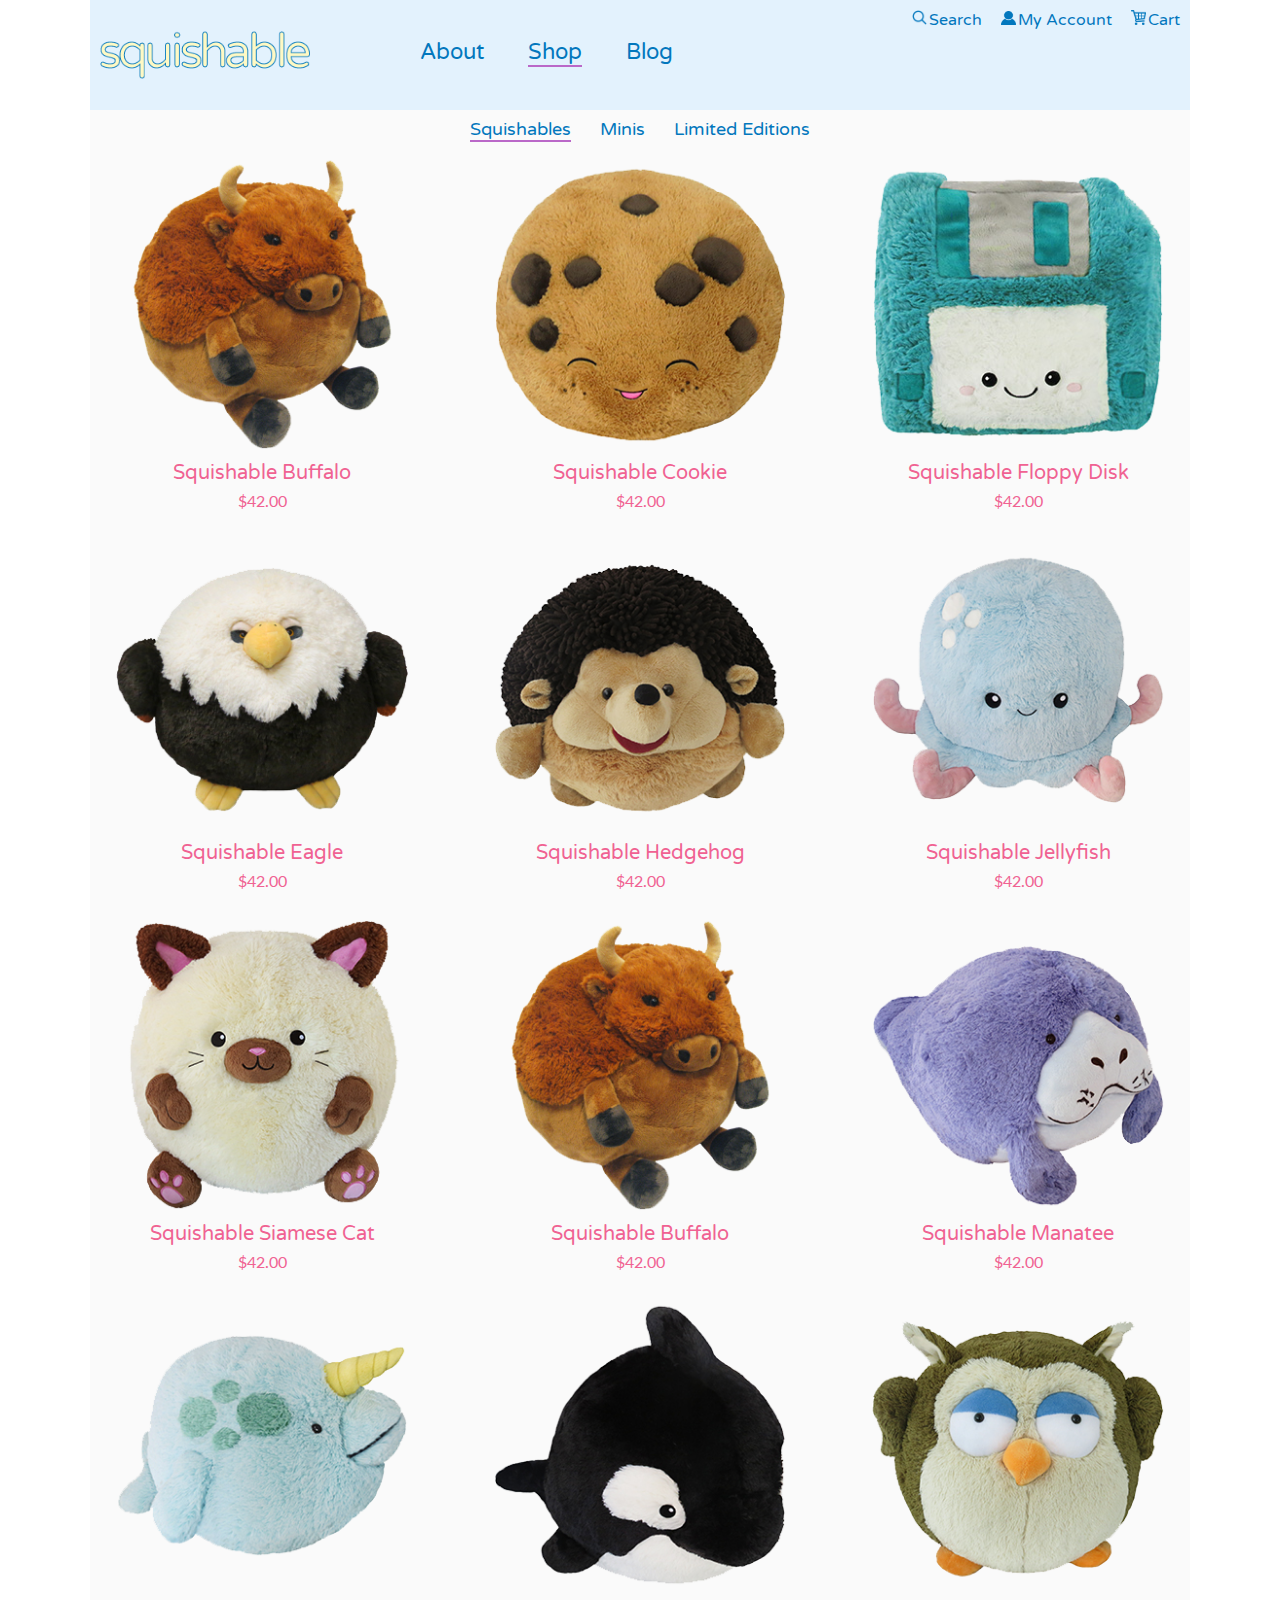
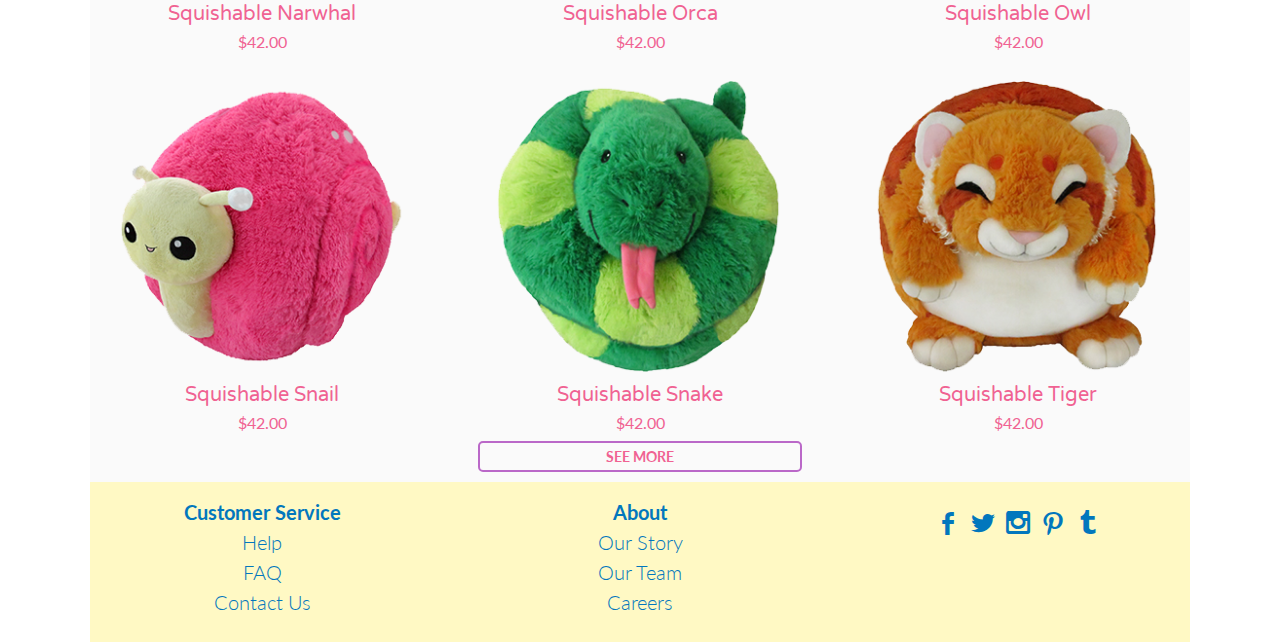
<file: index.html>
<!doctype html>
<html class="no-js" lang="en">
    <head>
        <meta charset="utf-8">
        <meta http-equiv="X-UA-Compatible" content="IE=edge,chrome=1">
        <title>Squishable - They're Giant Fuzzy Animals</title>
        <meta name="description" content="">
        <meta name="viewport" content="width=device-width, initial-scale=1">
        <link href="https://fonts.googleapis.com/css?family=Varela+Round" rel="stylesheet">
        <link href="https://fonts.googleapis.com/css?family=Lato:300,300i,400,400i,700" rel="stylesheet">
        <!-- <link rel="stylesheet" href="css/normalize.min.css"> -->
        <link rel="stylesheet" href="css/reset.css">
        <link rel="stylesheet" href="css/main.css">

        <script src="js/vendor/modernizr-2.8.3.min.js"></script>
    </head>
    <body>
        <header class="navContainer">
          <navbar class="functionsNav">
            <ul>
              <li><a href="#"><img src="img/searchIcon.png">Search</a></li>
              <li><a href="#"><img src="img/accountIcon.png">My Account</a></li>
              <li><a href="#"><img src="img/cartIcon.png">Cart</a></li>
            </ul>
          </navbar>
          <nav class="mainNav">
            <a class="mainLogo" href="#"><img src="img/squishableLogo.png"></a>
            <a class="menuIcon" href="#"><img src="img/hamburgerMenu.png"></a>
            <a class="shoppingCart" href="#"><img src="img/cartIcon.png"></a>
              <ul class="siteLinks">
                <li><a href="#">About</a></li>
                <li><a class="activeFilter" href="#">Shop</a></li>
                <li><a href="#">Blog</a></li>
              </ul>
          </nav>
          <navbar class="mobileNav">
            <ul>
              <li><a href="#">Search</a></li>
              <li><a href="#">My Account</a></li>
              <li><a href="#">About</a></li>
              <li><a href="#">Shop</a>
                <ul class="subMenu">
                <li><a href="#">Squishables</a></li>
                <li><a href="#">Minis</a></li>
                <li><a href="#">Limited Editions</a></li>
                </ul>
              </li>
              <li><a href="#">Blog</a></li>
            </ul>
          </navbar>
        </header>
        <section class="mainPage">
          <navbar class="filters">
            <ul>
              <li><a class="activeFilter" href="#">Squishables</a></li>
              <li><a href="#">Minis</a></li>
              <li><a href="#">Limited Editions</a></li>
            </ul>
          </navbar>
          <article class="itemList">
            <div class="itemRow">
                <div class="squishableItem">
                  <a href="item.html"><img src="img/plushes/buffalo.png"></a>
                  <h1><a href="item.html">Squishable Buffalo</a></h1>
                  <h2>$42.00</h2>
                </div>
                <div class="squishableItem">
                  <a href="item.html"><img src="img/plushes/cookie.png"></a>
                  <h1><a href="item.html">Squishable Cookie</a></h1>
                  <h2>$42.00</h2>
                </div>
                <div class="squishableItem">
                  <a href="item.html"><img src="img/plushes/disk.png"></a>
                  <h1><a href="item.html">Squishable Floppy Disk</a></h1>
                  <h2>$42.00</h2>
                </div>
              </div>
              <div class="itemRow">
                <div class="squishableItem">
                  <a href="item.html"><img src="img/plushes/eagle.png"></a>
                  <h1><a href="item.html">Squishable Eagle</a></h1>
                  <h2>$42.00</h2>
                </div>
                <div class="squishableItem">
                  <a href="item.html"><img src="img/plushes/hedgehog.png"></a>
                  <h1><a href="item.html">Squishable Hedgehog</a></h1>
                  <h2>$42.00</h2>
                </div>
                <div class="squishableItem">
                  <a href="item.html"><img src="img/plushes/jellyfish.png"></a>
                  <h1><a href="item.html">Squishable Jellyfish</a></h1>
                  <h2>$42.00</h2>
                </div>
              </div>
              <div class="itemRow">
                <div class="squishableItem">
                  <a href="item.html"><img src="img/plushes/kitty.png"></a>
                  <h1><a href="item.html">Squishable Siamese Cat</a></h1>
                  <h2>$42.00</h2>
                </div>
                <div class="squishableItem">
                  <a href="item.html"><img src="img/plushes/buffalo.png"></a>
                  <h1><a href="item.html">Squishable Buffalo</a></h1>
                  <h2>$42.00</h2>
                </div>
                <div class="squishableItem">
                  <a href="item.html"><img src="img/plushes/manatee.png"></a>
                  <h1><a href="item.html">Squishable Manatee</a></h1>
                  <h2>$42.00</h2>
                </div>
              </div>
              <div class="itemRow">
                <div class="squishableItem">
                  <a href="item.html"><img src="img/plushes/narwhal.png"></a>
                  <h1><a href="item.html">Squishable Narwhal</a></h1>
                  <h2>$42.00</h2>
                </div>
                <div class="squishableItem">
                  <a href="item.html"><img src="img/plushes/orca.png"></a>
                  <h1><a href="item.html">Squishable Orca</a></h1>
                  <h2>$42.00</h2>
                </div>
                <div class="squishableItem">
                  <a href="item.html"><img src="img/plushes/owl.png"></a>
                  <h1><a href="item.html">Squishable Owl</a></h1>
                  <h2>$42.00</h2>
                </div>
              </div>
              <div class="itemRow">
                <div class="squishableItem">
                  <a href="item.html"><img src="img/plushes/snail.png"></a>
                  <h1><a href="item.html">Squishable Snail</a></h1>
                  <h2>$42.00</h2>
                </div>
                <div class="squishableItem">
                  <a href="item.html"><img src="img/plushes/snake.png"></a>
                  <h1><a href="item.html">Squishable Snake</a></h1>
                  <h2>$42.00</h2>
                </div>
                <div class="squishableItem">
                  <a href="item.html"><img src="img/plushes/tiger.png"></a>
                  <h1><a href="item.html">Squishable Tiger</a></h1>
                  <h2>$42.00</h2>
                </div>
              </div>
            <button type="button" class="seeMore">See more</button>
          </article>
        </section>
        <footer>
          <div class="footerLeft">
            <h2>Customer Service</h2>
              <ul>
                <li><a href="#">Help</a></li>
                <li><a href="#">FAQ</a></li>
                <li><a href="#">Contact Us</a></li>
              </ul>
          </div>
          <div class="footerCentre">
            <h2>About</h2>
              <ul>
                <li><a href="#">Our Story</a></li>
                <li><a href="#">Our Team</a></li>
                <li><a href="#">Careers</a></li>
              </ul>
          </div>
          <div class="footerRight">
            <ul>
              <li><a href="#">b</a></li>
              <li><a href="#">a</a></li>
              <li><a href="#">x</a></li>
              <li><a href="#">d</a></li>
              <li><a href="#">z</a></li>
            </ul>
          </div>
        </footer>

        <!-- <script src="//ajax.googleapis.com/ajax/libs/jquery/1.11.2/jquery.min.js"></script> -->
        <script>window.jQuery || document.write('<script src="js/vendor/jquery-1.11.2.min.js"><\/script>')</script>

        <script src="js/main.js"></script>
    </body>
</html>
</file>
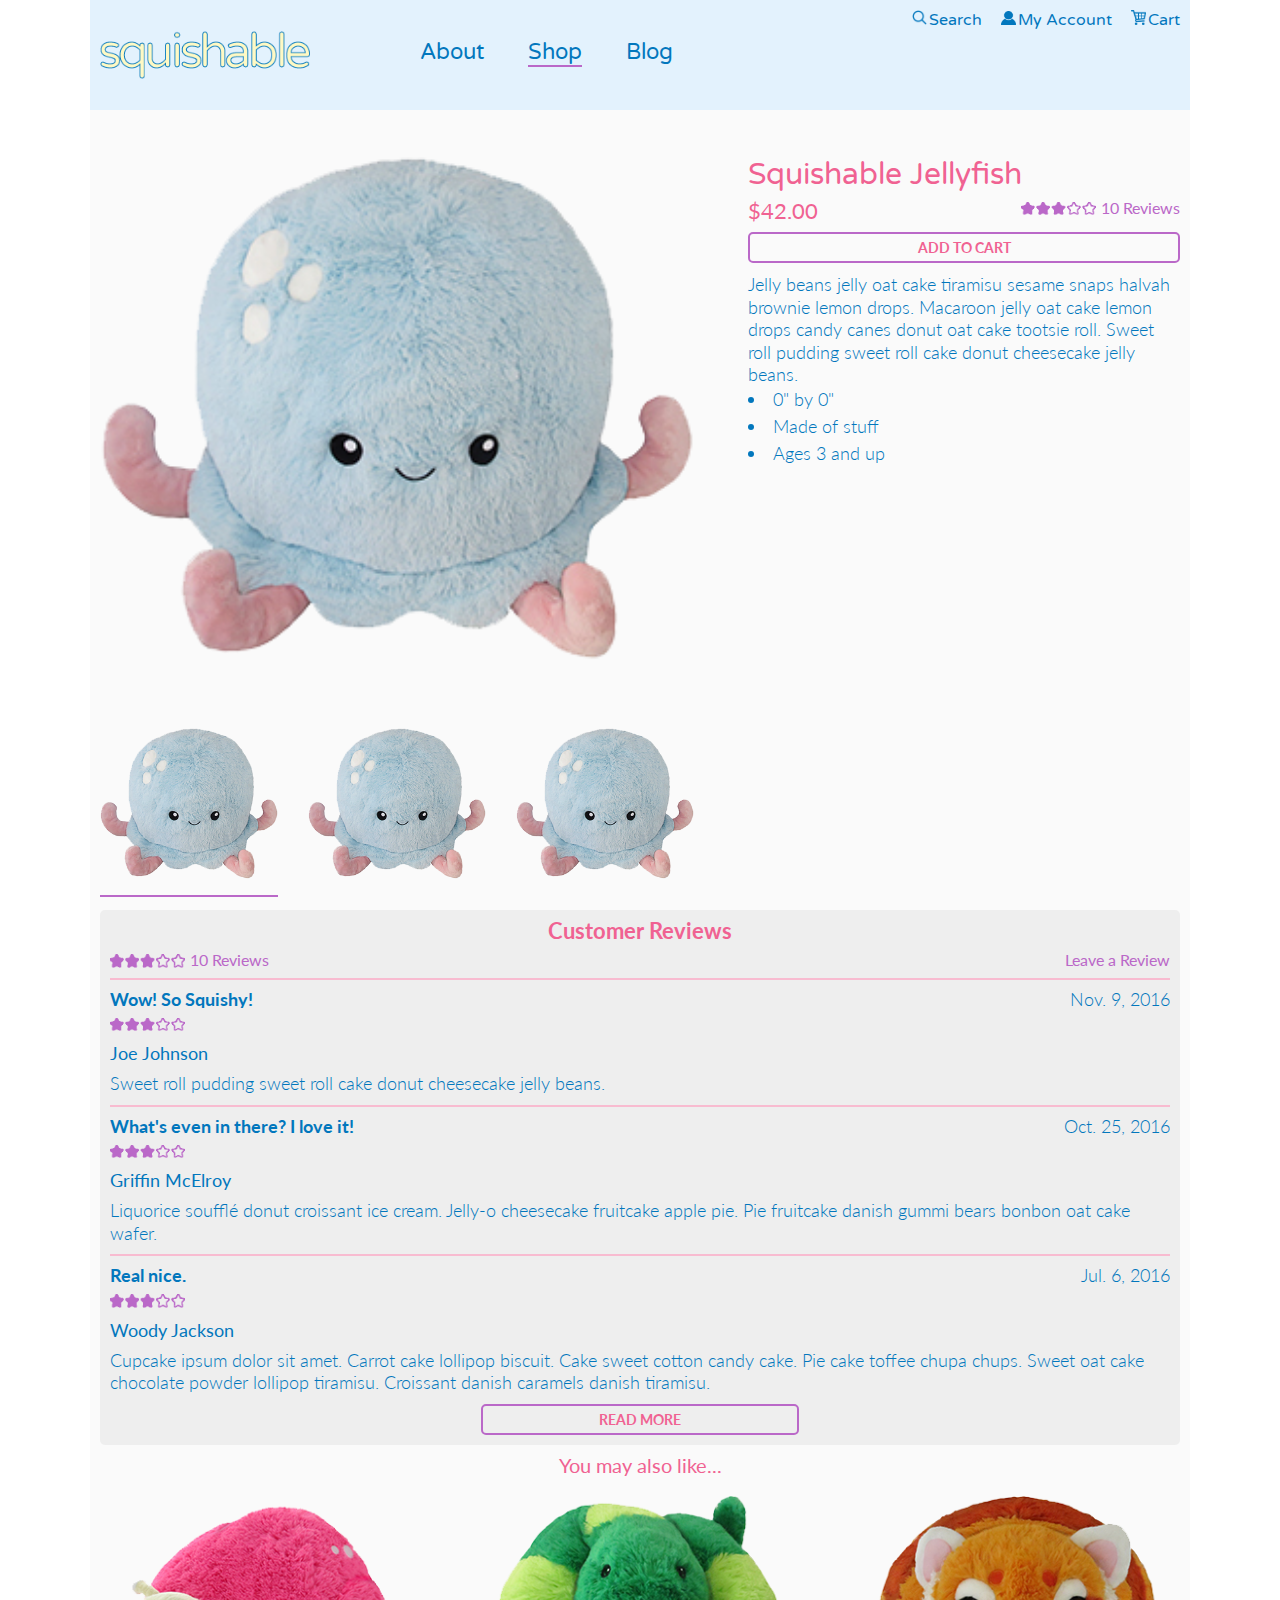
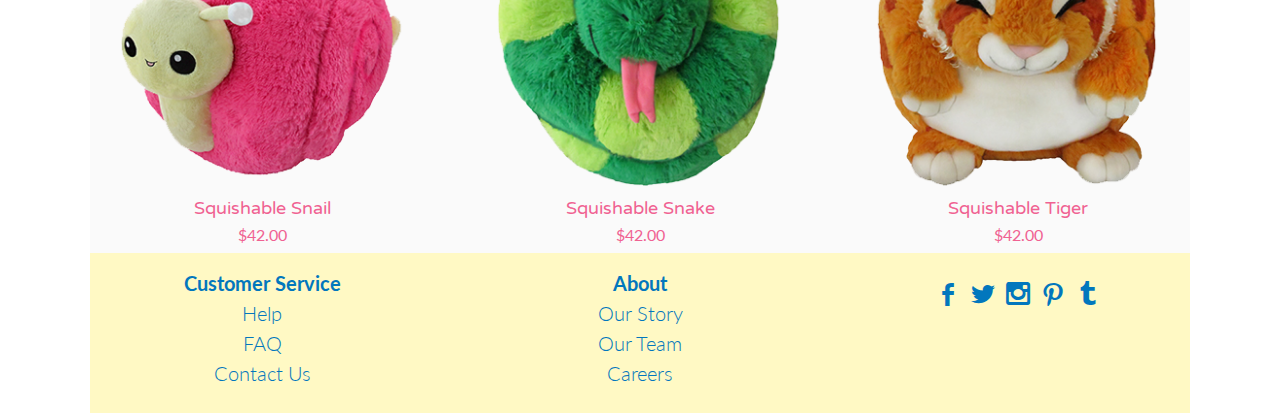
<file: item.html>
<!doctype html>
<html class="no-js" lang="en">
    <head>
        <meta charset="utf-8">
        <meta http-equiv="X-UA-Compatible" content="IE=edge,chrome=1">
        <title>Squishable - They're Giant Fuzzy Animals</title>
        <meta name="description" content="">
        <meta name="viewport" content="width=device-width, initial-scale=1">
        <link href="https://fonts.googleapis.com/css?family=Varela+Round" rel="stylesheet">
        <link href="https://fonts.googleapis.com/css?family=Lato:300,300i,400,400i,700" rel="stylesheet">
        <!-- <link rel="stylesheet" href="css/normalize.min.css"> -->
        <link rel="stylesheet" href="css/reset.css">
        <link rel="stylesheet" href="css/main.css">

        <script src="js/vendor/modernizr-2.8.3.min.js"></script>
    </head>
    <body>
        <header class="navContainer">
          <navbar class="functionsNav">
            <ul>
              <li><a href="#"><img src="img/searchIcon.png">Search</a></li>
              <li><a href="#"><img src="img/accountIcon.png">My Account</a></li>
              <li><a href="#"><img src="img/cartIcon.png">Cart</a></li>
            </ul>
          </navbar>
          <nav class="mainNav">
            <a class="mainLogo" href="#"><img src="img/squishableLogo.png"></a>
            <a class="menuIcon" href="#"><img src="img/hamburgerMenu.png"></a>
            <a class="shoppingCart" href="#"><img src="img/cartIcon.png"></a>
              <ul class="siteLinks">
                <li><a href="#">About</a></li>
                <li><a class="activeFilter" href="#">Shop</a></li>
                <li><a href="#">Blog</a></li>
              </ul>
          </nav>
          <navbar class="mobileNav">
            <ul>
              <li><a href="#">Search</a></li>
              <li><a href="#">My Account</a></li>
              <li><a href="#">About</a></li>
              <li><a href="#">Shop</a>
                <ul class="subMenu">
                <li><a href="#">Squishables</a></li>
                <li><a href="#">Minis</a></li>
                <li><a href="#">Limited Editions</a></li>
                </ul>
              </li>
              <li><a href="#">Blog</a></li>
            </ul>
          </navbar>
        </header>
        <section class="mainPage">
          <div class="itemDetails">
            <div class="itemPhotos">
              <div class="mainPhoto">
                <img src="img/plushes/jellyfish.png">
              </div>
              <div class="perspectives clearfix">
                <a href="#"><img class="activeView" src="img/plushes/jellyfish.png"></a>
                <a href="#"><img src="img/plushes/jellyfish.png"></a>
                <a href="#"><img src="img/plushes/jellyfish.png"></a>
              </div>
            </div>
            <div class="itemDescription">
              <h1>Squishable Jellyfish</h1>
              <div class="itemStats">
                <h2>$42.00</h2>
                <div class="reviewTop">
                  <a href="#"><img src="img/stars.png"></a>
                  <a href="#"><p>10 Reviews</p></a>
                </div>
              </div>
              <button type="button" class="addToCart">Add to Cart</button>
              <p class="longDetails">Jelly beans jelly oat cake tiramisu sesame snaps halvah brownie lemon drops. Macaroon jelly oat cake lemon drops candy canes donut oat cake tootsie roll. Sweet roll pudding sweet roll cake donut cheesecake jelly beans.</p>
              <ul>
                <li>0" by 0"</li>
                <li>Made of stuff</li>
                <li>Ages 3 and up</li>
              </ul>
            </div>
          </div>
          <div class="reviews">
            <h1>Customer Reviews</h1>
            <div class="reviewLower">
              <a href="#"><p>Leave a Review</p></a>
              <div class="reviewTop">
                <img src="img/stars.png">
                <p>10 Reviews</p>
              </div>
            </div>
            <div class="singleReview">
              <div class="reviewHeader">
                <h1>Wow! So Squishy!</h1>
                <date>Nov. 9, 2016</date>
              </div>
              <img src="img/stars.png">
              <h2>Joe Johnson</h2>
              <p>Sweet roll pudding sweet roll cake donut cheesecake jelly beans.</p>
            </div>
            <div class="singleReview">
              <div class="reviewHeader">
                <h1>What's even in there? I love it!</h1>
                <date>Oct. 25, 2016</date>
              </div>
              <img src="img/stars.png">
              <h2>Griffin McElroy</h2>
              <p>Liquorice soufflé donut croissant ice cream. Jelly-o cheesecake fruitcake apple pie. Pie fruitcake danish gummi bears bonbon oat cake wafer.</p>
            </div>
            <div class="singleReview">
              <div class="reviewHeader">
                <h1>Real nice.</h1>
                <date>Jul. 6, 2016</date>
              </div>
              <img src="img/stars.png">
              <h2>Woody Jackson</h2>
              <p>Cupcake ipsum dolor sit amet. Carrot cake lollipop biscuit. Cake sweet cotton candy cake. Pie cake toffee chupa chups. Sweet oat cake chocolate powder lollipop tiramisu. Croissant danish caramels danish tiramisu.</p>
            </div>
            <div class="buttonContainer">
              <button type="button" class="readMore">Read More</button>
            </div>
          </div>
          <div class="suggestions">
            <p>You may also like...</p>
            <div class="itemRow">
              <div class="squishableItem">
                <a href="item.html"><img src="img/plushes/snail.png"></a>
                <h1><a href="item.html">Squishable Snail</a></h1>
                <h2>$42.00</h2>
              </div>
              <div class="squishableItem">
                <a href="item.html"><img src="img/plushes/snake.png"></a>
                <h1><a href="item.html">Squishable Snake</a></h1>
                <h2>$42.00</h2>
              </div>
              <div class="squishableItem">
                <a href="item.html"><img src="img/plushes/tiger.png"></a>
                <h1><a href="item.html">Squishable Tiger</a></h1>
                <h2>$42.00</h2>
              </div>
            </div>
          </div>
        </section>
        <footer>
          <div class="footerLeft">
            <h2>Customer Service</h2>
              <ul>
                <li><a href="#">Help</a></li>
                <li><a href="#">FAQ</a></li>
                <li><a href="#">Contact Us</a></li>
              </ul>
          </div>
          <div class="footerCentre">
            <h2>About</h2>
              <ul>
                <li><a href="#">Our Story</a></li>
                <li><a href="#">Our Team</a></li>
                <li><a href="#">Careers</a></li>
              </ul>
          </div>
          <div class="footerRight">
            <ul>
              <li><a href="#">b</a></li>
              <li><a href="#">a</a></li>
              <li><a href="#">x</a></li>
              <li><a href="#">d</a></li>
              <li><a href="#">z</a></li>
            </ul>
          </div>
        </footer>

        <!-- <script src="//ajax.googleapis.com/ajax/libs/jquery/1.11.2/jquery.min.js"></script> -->
        <script>window.jQuery || document.write('<script src="js/vendor/jquery-1.11.2.min.js"><\/script>')</script>

        <script src="js/main.js"></script>
    </body>
</html>
</file>
<file: css/main.css>
/*! HTML5 Boilerplate v5.0 | MIT License | http://h5bp.com/ */

*, *:before, *:after {
  box-sizing: border-box;
}


/*Author's custom styles*/

body {
  max-width: 1100px;
  margin: 0 auto;
}

/*HEADER STYLE*/

.navContainer {
  height: 60px;
  background-color: #e3f2fd;
  font-family: 'Varela Round', sans-serif;
  color: #0277bd;
  position: relative;
}

.mainNav {
  clear: both;
  overflow: hidden;
}

.mainLogo img {
  width: 180px;
  float: left;
  margin-left: 10px;
  margin-top: 9.31px;
}

.shoppingCart img, .menuIcon img {
  width: 25px;
  margin-right: 10px;
  float: right;
}

.menuIcon img {
  margin-top: 20.125px;
}

.shoppingCart img {
  margin-top: 17.86px;
}

.siteLinks {
  display: none;
}

.mobileNav {
  position: absolute;
  top: 0;
  right: 0;
  text-align: right;
  background-color: #e3f2fd;
  font-size: 18px;
  border-radius: 5px;
  width: 150px;
}

.mobileNav ul {
  line-height: 2;
  padding: 5px;
}

.mobileNav a {
  text-decoration: none;
  color: #0277bd;
}

.subMenu {
  background-color: #FAFAFA;
  font-size: 14px;
  line-height: 1.5;
  border-radius: 5px;
}

.functionsNav ul {
  display: none;
}


/*ARTICLE STYLE*/
/*FILTERS*/

.mainPage {
  background-color: #FAFAFA;
  padding-left: 10px;
  padding-right: 10px;
}

.filters {
  text-align: center;
}

.filters ul {
  padding-top: 10px;
}

.filters ul li {
  display: inline-block;
  font-family: 'Varela Round', sans-serif;
  font-size: 14px;
  margin-right: 25px;
}

.filters ul li:last-child {
  margin-right: 0px;
}

.filters a {
  text-decoration: none;
  color: #0277bd;
}

.activeFilter {
  border-bottom: 2px solid #ba68c8;
}

/*MAIN PAGE*/

.itemList {
  text-align: center;
}

.squishableItem {
  margin: 10px 0 10px;
  color: #f06292;
}

.squishableItem img {
  width: 90%;
}

.squishableItem h1 {
  font-family: 'Varela Round', sans-serif;
  font-size: 16px;
  margin: 10px 0
}

.squishableItem a {
  text-decoration: none;
  color: #f06292;
}

.squishableItem h2 {
  font-family: 'Lato', sans-serif;
  font-size: 14px;
}

.seeMore {
  background-color: transparent;
  width: 90%;
  color: #f06292;
  font-family: 'Lato', sans-serif;
  font-weight: 700;
  font-size: 14px;
  text-transform: uppercase;
  border: 2px solid #ba68c8;
  border-radius: 5px;
  padding: 5px 0;
  margin-bottom: 10px;
}

button:hover {
  color: #f8bbd0;
  border-color: #e1bee7;
}

/*ITEM STYLE*/
/*ITEM LISTING*/

.mainPhoto {
  width: 100%;
  padding-top: 10px;
  margin: 0 auto;
}

.mainPhoto img {
  width: 100%;
}

.perspectives {
  width: 100%;
  /*overflow: hidden;*/
}

.perspectives a {
  float: left;
  width: 30%;
  margin-right: 5%;
}

.perspectives a:last-child {
  margin-right: 0;
}

.perspectives img {
  width: 100%;
  position: relative;
  z-index: 10000;
}

.activeView {
  border-bottom: 2px solid #ba68c8;
}

.perspectives img:hover {
  /*border-bottom: 2px solid #ba68c8;*/
  outline: 2px solid #ba68c8;

}

.itemDescription {
  margin-bottom: 10px;
}

.itemDescription h1 {
  font-family: 'Varela Round', sans-serif;
  font-size: 24px;
  margin: 10px 0;
  color: #f06292;
}

.itemStats {
  width: 100%;
  overflow: hidden;
  margin: 10px 0;
}

.itemStats h2 {
  float: left;
  font-family: 'Lato', sans-serif;
  font-size: 18px;
  color: #f06292;
}

.reviewTop {
  float: right;
  overflow: hidden;
}

.addToCart {
  background-color: transparent;
  width: 100%;
  color: #f06292;
  font-family: 'Lato', sans-serif;
  font-weight: 700;
  font-size: 14px;
  text-transform: uppercase;
  border: 2px solid #ba68c8;
  border-radius: 5px;
  padding: 5px 0;
  margin-bottom: 10px;
}

.reviewTop img {
  float: left;
  width: 55px;
  margin-top: 2.125px;
}

.reviewTop p {
  float: left;
  font-family: 'Lato', sans-serif;
  font-size: 14px;
  margin-left: 5px;
}

.reviewTop a {
  color: #ba68c8;
}

.reviewTop a:hover {
  color: #e1bee7;
}

.longDetails {
  font-family: 'Lato', sans-serif;
  font-size: 16px;
  font-weight: 300;
  color: #0277bd;
  line-height: 1.25;
}

.itemDescription ul {
  font-family: 'Lato', sans-serif;
  font-size: 16px;
  font-weight: 300;
  color: #0277bd;
  list-style: disc inside;
  line-height: 1.5;
}

/*REVIEWS*/

.reviews {
  background-color: #eeeeee;
  padding: 10px;
  border-radius: 5px;
}

.reviews h1 {
  font-family: 'Lato', sans-serif;
  font-weight: bold;
  font-size: 18px;
  color: #f06292;
  text-align: center;
  margin-bottom: 10px;
}

.reviewLower {
  overflow: hidden;
  margin: 10px 0;
  font-family: 'Lato', sans-serif;
  color: #ba68c8;
  font-size: 14px;
}

.reviewLower .reviewTop {
  float: left;
}

.reviewLower p {
  float: right;
}

.reviewLower a {
  color: #ba68c8;
}

.reviewLower a:hover {
  color:#e1bee7;
}

.singleReview {
  margin: 10px 0;
  border-top: 2px solid #f8bbd0;
}

.reviewHeader {
  margin: 10px 0;
  overflow: hidden;
  vertical-align: middle;
}

.reviewHeader h1 {
  float: left;
  text-align: left;
  font-size: 16px;
  color: #0277bd;
  width: 60%;
  margin-bottom: 0;
}

.reviewHeader date {
  float: right;
  font-family: 'Lato', sans-serif;
  font-weight: 300;
  color: #0277bd;
}

.singleReview img {
  width: 55px;
  margin-bottom: 10px;
}

.singleReview h2 {
  font-family: 'Lato', sans-serif;
  font-size: 16px;
  color: #0277bd;
  margin-bottom: 10px;
}

.singleReview p {
  font-family: 'Lato', sans-serif;
  font-size: 16px;
  font-weight: 300;
  color: #0277bd;
  line-height: 1.25;
}

.buttonContainer {
  text-align: center;
}

.readMore {
  background-color: transparent;
  width: 100%;
  color: #f06292;
  font-family: 'Lato', sans-serif;
  font-weight: 700;
  font-size: 14px;
  text-transform: uppercase;
  border: 2px solid #ba68c8;
  border-radius: 5px;
  padding: 5px 0;
  margin-bottom: 0px;
}

/*SUGGESTIONS*/

.suggestions {
  text-align: center;
}

.suggestions p {
  font-family: 'Lato', sans-serif;
  font-size: 18px;
  color: #f06292;
  padding-top: 10px;
}

.squishableItem:last-child {
  margin-bottom: 0;
  padding-bottom: 10px;
}

/*FOOTER STYLE*/

footer {
  background-color: #fff9c4;
  color: #0277bd;
  font-family: 'Lato', sans-serif;
  font-size: 16px;
  overflow: hidden;
  padding: 20px 10px;
}

footer a {
  text-decoration: none;
  color: #0277bd;
}

footer a:hover {
  color: #03a9f4;
}

.footerLeft {
  float: left;
}

.footerCentre {
  float: right;
}

.footerRight {
  clear: both;
}

footer h2 {
  font-weight: 700;
}

@font-face {
  font-family: socicon;
  src: url(font/socicon-webfont.ttf);
}

footer li {
  font-weight: 300;
  margin: 10px 0;
}

.footerRight {
  text-align: center;
}

.footerRight ul li {
  display: inline-block;
  font-family: socicon;
  font-size: 24px;
  margin-right: 6px;
}

.footerRight ul li:last-child {
  margin-right: 0;
}


/*DESKTOP STYLE*/

@media (min-width: 650px) {

/*HEADER STYLE*/

.navContainer {
  height: 110px;
}

.functionsNav {
  float: right;
  margin-right: 10px;
  margin-top: 10px;
}

.functionsNav ul {
  display: block;
}

.functionsNav li {
  display: inline-block;
  font-size: 16px;
  margin-right: 15px;
}

.functionsNav li:last-child {
  margin: 0;
}

.functionsNav a {
  text-decoration: none;
  color: #0277bd;
}

.functionsNav img {
  width: 15px;
  margin-right: 2px;
}

.functionsNav a:hover {
  color: #03a9f4;
}

.menuIcon, .shoppingCart, .mobileNav {
  display: none;
}

.mainLogo img {
  width: 210px;
  margin-top: 2.865px;
}

.siteLinks {
  display: block;
  float: left;
  margin-top: 12.565px;
  margin-left: 10%;
}

.siteLinks a {
  text-decoration: none;
  color: #0277bd;
}

.siteLinks li {
  display: inline-block;
  font-size: 22px;
  margin-right: 40px;
}

.siteLinks li:last-child {
  margin-right: 0px;
}

.siteLinks a:hover {
  border-bottom: 2px solid #ba68c8;
}

.filters a:hover {
  border-bottom: 2px solid #ba68c8;
}

/*MAIN PAGE*/
/*FILTERS*/

.filters ul li {
  font-size: 18px;
}

/*PAGE ITEMS*/

.itemRow {
  width: 100%;
  margin: 10px auto 0px;
  overflow: hidden;
}

.itemRow .squishableItem {
  width: 30%;
  float: left;
  margin-right: 5%;
}

.itemRow .squishableItem:last-child {
  margin-right: 0;
}

.squishableItem h1 {
  font-size: 20px;
}

.squishableItem h2 {
  font-size: 16px;
}

.squishableItem a:hover {
  color: #f8bbd0;
}

.seeMore {
  width: 30%;
  margin: 0 auto 10px;
}

/*ITEM STYLE*/
/*ITEM LISTING*/

.itemDetails {
  overflow: hidden;
}

.itemPhotos {
  float: left;
  width: 55%;
  margin-right: 5%;
}

.itemDescription {
  float: right;
  width: 40%;
}

.itemDescription h1 {
  margin: 50px 0 10px;
  font-size: 30px;
}

.itemDescription h2 {
  font-size: 22px;
}

.reviewTop img {
  width: 75px;
}

.reviewTop p {
  font-size: 16px;
}

.longDetails {
  font-size: 18px;
}

.itemDescription ul {
  font-size: 18px;
}

/*REVIEWS*/

.reviews {
  margin-top: 10px;
}

.reviews h1 {
  font-size: 22px;
}

.reviewLower p {
  font-size: 16px;
}

.singleReview h1 {
  font-size: 18px;
}

.singleReview date {
  font-size: 18px;
}

.singleReview img {
  width: 75px;
}

.singleReview h2 {
  font-size: 18px;
}

.singleReview p {
  font-size: 18px;
}

.readMore {
  width: 30%;
}

/*SUGGESTIONS*/

.suggestions p {
  font-size: 20px;
}

.suggestions h1 {
  font-size: 18px;
}

/*FOOTER*/
.footerLeft, .footerCentre, .footerRight {
  clear: none;
  float: left;
  width: 30%;
  margin-right: 5%;
  text-align: center;
}

.footerRight {
  margin-right: 0;
}

footer {
  font-size: 20px;
}
</file>
